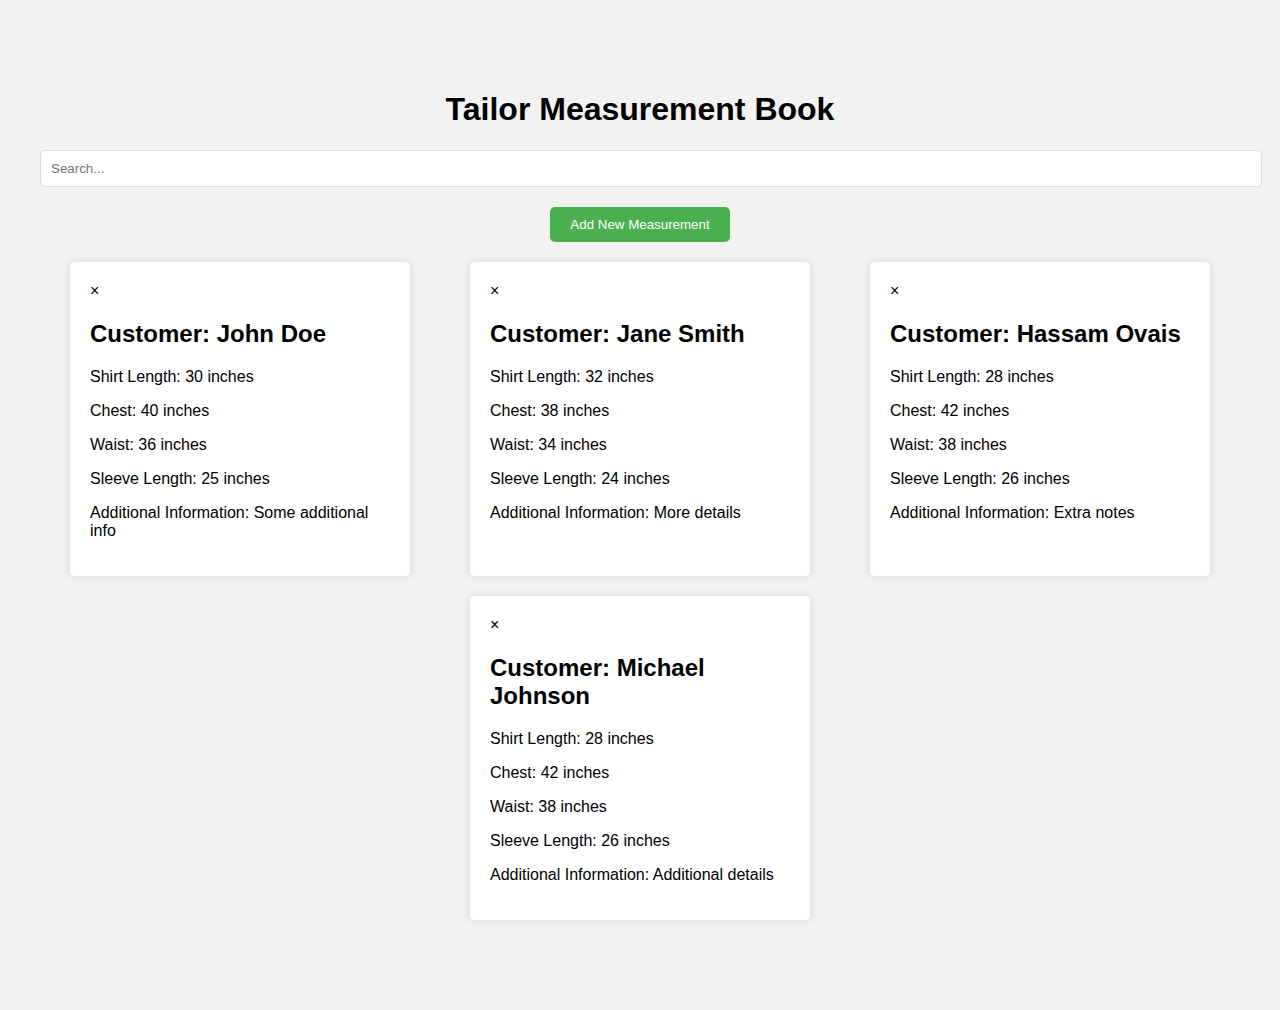
<file: card/index.html>
<!DOCTYPE html>
<html lang="en">
<head>
  <meta charset="UTF-8">
  <meta name="viewport" content="width=device-width, initial-scale=1.0">
  <title>Tailor Measurement Book</title>
  <link rel="stylesheet" href="card.css">
</head>
<body>
  <div class="container">
    <h1>Tailor Measurement Book</h1>
    <div class="search-container">
      <input type="text" id="searchInput" placeholder="Search...">
    </div>
    <button id="addCardBtn">Add New Measurement</button>
    <div class="card-container" id="cardContainer">
      <!-- Measurement Cards will be added dynamically using JavaScript -->
    </div>
    
  </div>
  <div class="modal" id="myModal">
    <div class="modal-content">
      <span class="close">&times;</span>
      <form id="addMeasurementForm">
        <div class="form-group">
          <label for="customer-name">Customer Name:</label>
          <input type="text" id="customer-name" name="customer-name" required>
        </div>
        <div class="form-group">
          <label for="shirt-length">Shirt Length (inches):</label>
          <input type="number" id="shirt-length" name="shirt-length" required>
        </div>
        <div class="form-group">
          <label for="chest">Chest (inches):</label>
          <input type="number" id="chest" name="chest" required>
        </div>
        <div class="form-group">
          <label for="waist">Waist (inches):</label>
          <input type="number" id="waist" name="waist" required>
        </div>
        <div class="form-group">
          <label for="sleeve-length">Sleeve Length (inches):</label>
          <input type="number" id="sleeve-length" name="sleeve-length" required>
        </div>
        <div class="form-group">
          <label for="additional-info">Additional Information:</label>
          <textarea id="additional-info" name="additional-info"></textarea>
        </div>
        <button type="submit">Save Measurement</button>
      </form>
    </div>
  </div>
  
  <!-- <div class="container">
    <h1>Tailor Measurement Book</h1>
    <div class="search-container">
      <input type="text" id="searchInput" placeholder="Search...">
    </div>
    <button id="addCardBtn">Add New Measurement</button>
    <div class="card-container" id="cardContainer">
    </div>
    
  </div>
  <div class="modal" id="myModal">
    <div class="modal-content">
      <span class="close">&times;</span>
      <form id="addMeasurementForm">
        <div class="form-group">
          <label for="customer-name">Customer Name:</label>
          <input type="text" id="customer-name" name="customer-name" required>
        </div>
        <div class="form-group">
          <label for="shirt-length">Shirt Length (inches):</label>
          <input type="number" id="shirt-length" name="shirt-length" required>
        </div>
        <div class="form-group">
          <label for="chest">Chest (inches):</label>
          <input type="number" id="chest" name="chest" required>
        </div>
        <div class="form-group">
          <label for="waist">Waist (inches):</label>
          <input type="number" id="waist" name="waist" required>
        </div>
        <div class="form-group">
          <label for="sleeve-length">Sleeve Length (inches):</label>
          <input type="number" id="sleeve-length" name="sleeve-length" required>
        </div>
        
        <button type="submit">Save Measurement</button>
      </form>
    </div>
  </div> -->
  <script src="script.js"></script>
</body>
</html>
</file>
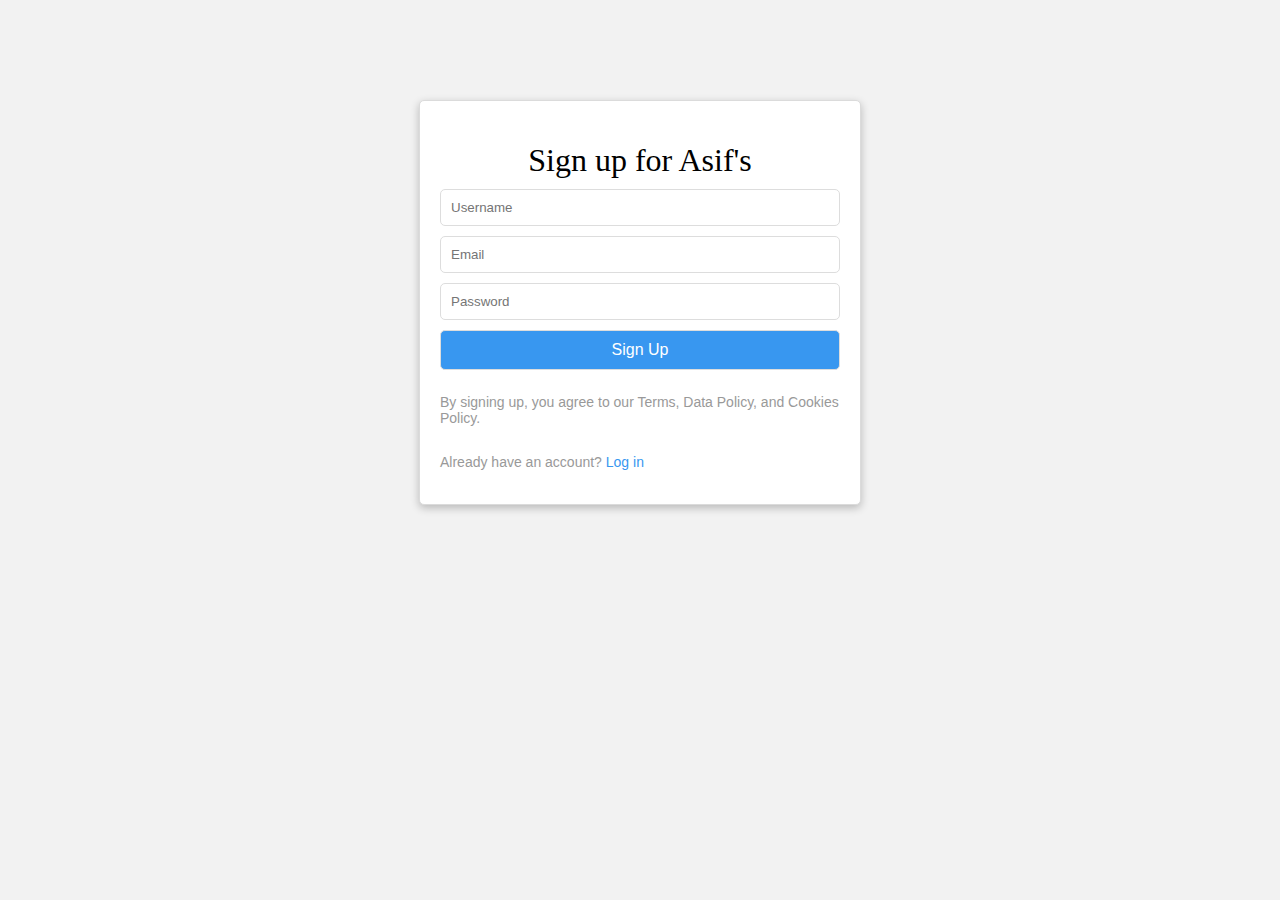
<file: register/index.html>
<!DOCTYPE html>
<html lang="en">
<head>
  <meta charset="UTF-8">
  <meta name="viewport" content="width=device-width, initial-scale=1.0">
  <title> Registration</title>
  <link rel="stylesheet" href="styles.css">
</head>
<body>
  <div class="container">
    <form action="#">
      <h1 class="heading">Sign up for Asif's</h1>
      <input type="text" placeholder="Username" required>
      <input type="email" placeholder="Email" required>
      <input type="password" placeholder="Password" required>
      <button type="submit">Sign Up</button>
      <p>By signing up, you agree to our Terms, Data Policy, and Cookies Policy.</p>
      <p>Already have an account? <a href="../login/index.html">Log in</a></p>
    </form>
  </div>
</body>
</html>
</file>
<file: card/card.css>
body {
    font-family: Arial, sans-serif;
    background-color: #f2f2f2;
    margin: 0;
    padding: 0;
  }
  
  .container {
    max-width: 1200px;
    margin: 50px auto;
    padding: 20px;
  }
  
  h1 {
    text-align: center;
  }
  
  .search-container {
    margin-bottom: 20px;
  }
  
  #searchInput {
    width: 100%;
    padding: 10px;
    border: 1px solid #ddd;
    border-radius: 5px;
  }
  
  .card-container {
    display: flex;
    flex-wrap: wrap;
    justify-content: space-around;
  }
  
  .card {
    width: 300px;
    padding: 20px;
    margin-bottom: 20px;
    background-color: #fff;
    border-radius: 5px;
    box-shadow: 0 0 10px rgba(0, 0, 0, 0.1);
  }
  /* Modal Styles */
.modal {
  display: none;
  position: fixed;
  z-index: 1;
  left: 0;
  top: 0;
  width: 100%;
  height: 100%;
  overflow: auto;
  background-color: rgba(0, 0, 0, 0.4);
}

.modal-content {
  background-color: #fefefe;
  margin: 15% auto; /* Adjust the margin to vertically center the modal */
  padding: 20px;
  border: 1px solid #888;
  width: 80%;
  max-width: 500px; /* Limit the width of the modal */
  border-radius: 5px;
}

.close {
  color: #aaa;
  float: right;
  font-size: 28px;
  font-weight: bold;
}

.close:hover,
.close:focus {
  color: black;
  text-decoration: none;
  cursor: pointer;
}

/* Button Style */
#addCardBtn {
  display: block;
  margin: 20px auto; /* Center the button horizontally */
  padding: 10px 20px;
  background-color: #4CAF50;
  color: white;
  border: none;
  border-radius: 5px;
  cursor: pointer;
}

#addCardBtn:hover {
  background-color: #45a049;
}

  @media only screen and (max-width: 600px) {
    .card {
      width: calc(100% - 40px);
    }
  }
</file>
<file: register/styles.css>
body {
    font-family: Arial, sans-serif;
    background-color: #f0f0f0de; /* optional background color */

    margin: 0;
    padding: 0;
  }
  
  .container {
    max-width: 400px;
    margin: 100px auto;
    padding: 20px;
    background-color: #fff;
    border: 1px solid rgb(219, 219, 219);
    border-radius: 5px;
    box-shadow: rgba(0, 0, 0, 0.24) 0px 3px 8px;
  }
  
  form {
    display: flex;
    flex-direction: column;
  }
  
  input[type="text"],
  input[type="email"],
  input[type="password"],
  button {
    margin-bottom: 10px;
    padding: 10px;
    border: 1px solid #ddd;
    border-radius: 5px;
  }
  
  button {
    background-color: #3897f0;
    color: #fff;
    font-size: 16px;
    cursor: pointer;
  }
  
  button:hover {
    background-color: #357ae8;
  }
  
  p {
    font-size: 14px;
    color: #999;
  }
  
  a {
    color: #3897f0;
    text-decoration: none;
  }
  
  a:hover {
    text-decoration: underline;
  }
  .heading{
    font-family: "Pacifico", cursive;
    font-weight: 400;
    font-style: normal;
    color: black;
    text-align: center;  
    margin-bottom: 10px;  
}
</file>
